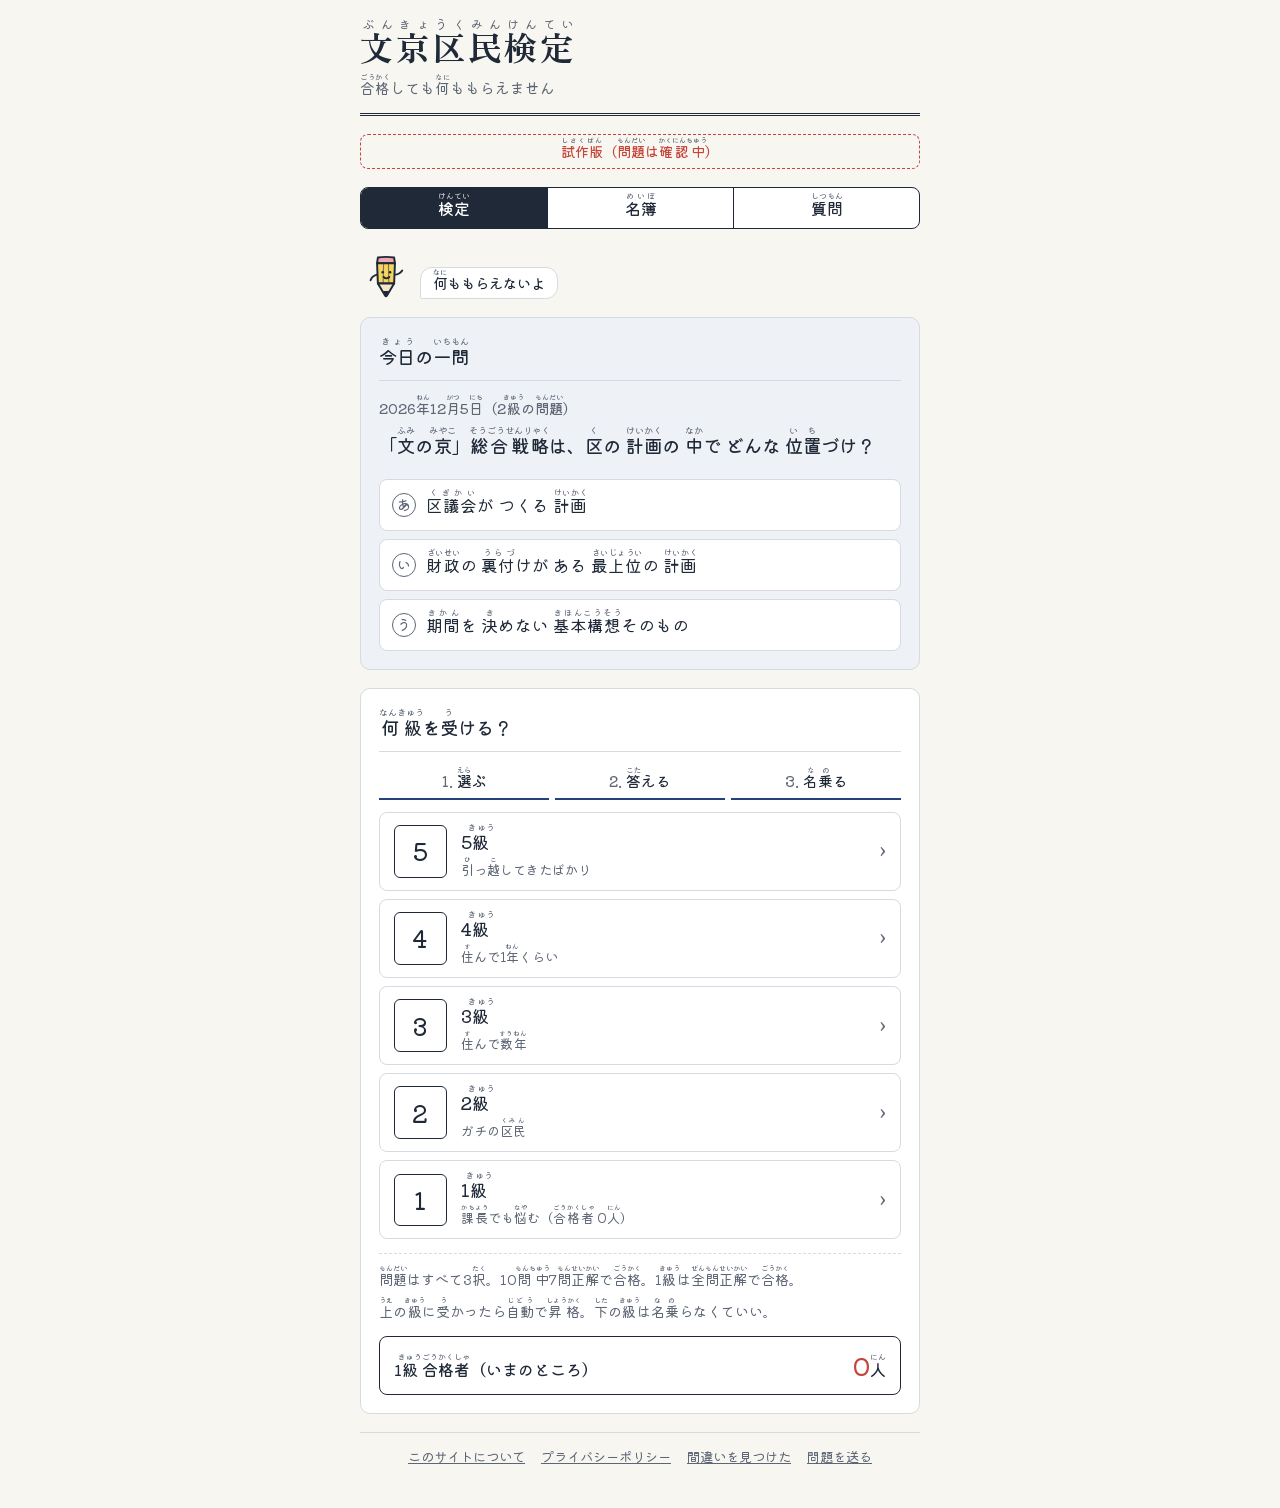
<file: index.html>
<!doctype html>
<html lang="ja">
<head>
<meta charset="utf-8">
<meta name="viewport" content="width=device-width,initial-scale=1,viewport-fit=cover">
<title>文京区民検定｜ぶんきょうくみんけんてい</title>
<meta name="robots" content="noindex,nofollow">
<meta name="description" content="合格しても何ももらえない検定。1級はまだ誰も受かっていない。">
<meta property="og:type" content="website">
<meta property="og:title" content="文京区民検定（ぶんきょうくみんけんてい）">
<meta property="og:description" content="合格しても何ももらえない検定。1級はまだ誰も受かっていない。">
<meta property="og:url" content="https://bunkyo-kentei.jp/">
<meta property="og:image" content="https://bunkyo-kentei.jp/assets/ogp.png">
<meta name="twitter:card" content="summary_large_image">
<link rel="icon" href="assets/favicon.svg" type="image/svg+xml">
<link rel="preconnect" href="https://fonts.googleapis.com">
<link rel="preconnect" href="https://fonts.gstatic.com" crossorigin>
<link rel="stylesheet" href="https://fonts.googleapis.com/css2?family=Kiwi+Maru:wght@400;500&family=Zen+Old+Mincho:wght@700&display=swap">
<link rel="stylesheet" href="assets/style.css?v=5">
</head>
<body>
<div class="wrap">
  <header class="top">
    <h1><a href="./"><ruby>文京区民検定<rt>ぶんきょうくみんけんてい</rt></ruby></a></h1>
    <p class="tagline"><ruby>合格<rt>ごうかく</rt></ruby>しても<ruby>何<rt>なに</rt></ruby>ももらえません</p>
  </header>

  <div id="devbanner" class="devbanner" hidden><ruby>試作版<rt>しさくばん</rt></ruby>（<ruby>問題<rt>もんだい</rt></ruby>は<ruby>確認中<rt>かくにんちゅう</rt></ruby>）</div>

  <nav class="tabs" role="tablist" aria-label="ページの切りかえ">
    <button role="tab" id="tab-kentei" aria-controls="p-kentei" aria-selected="true"><ruby>検定<rt>けんてい</rt></ruby></button>
    <button role="tab" id="tab-meibo" aria-controls="p-meibo" aria-selected="false"><ruby>名簿<rt>めいぼ</rt></ruby></button>
    <button role="tab" id="tab-faq" aria-controls="p-faq" aria-selected="false"><ruby>質問<rt>しつもん</rt></ruby></button>
  </nav>

  <!-- 検定 タブ -->
  <div id="p-kentei" role="tabpanel" aria-labelledby="tab-kentei" class="wrap">

    <div class="chara" id="chara-home"></div>

    <section id="home" class="wrap">
      <section class="box soft ichimon" id="ichimon" hidden>
        <h2><ruby>今日<rt>きょう</rt></ruby>の<ruby>一問<rt>いちもん</rt></ruby></h2>
        <p class="when" id="im-when"></p>
        <p class="q" id="im-q"></p>
        <div class="choices" id="im-choices"></div>
        <div id="im-judge"></div>
      </section>

      <section class="box">
        <h2><ruby>何級<rt>なんきゅう</rt></ruby>を<ruby>受<rt>う</rt></ruby>ける？</h2>
        <div class="steps" aria-label="受け方"><span><ruby>選<rt>えら</rt></ruby>ぶ</span><span><ruby>答<rt>こた</rt></ruby>える</span><span><ruby>名乗<rt>なの</rt></ruby>る</span></div>
        <div class="levels" id="levels"></div>
        <div class="rules">
          <p><ruby>問題<rt>もんだい</rt></ruby>はすべて3<ruby>択<rt>たく</rt></ruby>。10<ruby>問中<rt>もんちゅう</rt></ruby>7<ruby>問<rt>もん</rt></ruby><ruby>正解<rt>せいかい</rt></ruby>で<ruby>合格<rt>ごうかく</rt></ruby>。1<ruby>級<rt>きゅう</rt></ruby>は<ruby>全問<rt>ぜんもん</rt></ruby><ruby>正解<rt>せいかい</rt></ruby>で<ruby>合格<rt>ごうかく</rt></ruby>。</p>
          <p><ruby>上<rt>うえ</rt></ruby>の<ruby>級<rt>きゅう</rt></ruby>に<ruby>受<rt>う</rt></ruby>かったら<ruby>自動<rt>じどう</rt></ruby>で<ruby>昇格<rt>しょうかく</rt></ruby>。<ruby>下<rt>した</rt></ruby>の<ruby>級<rt>きゅう</rt></ruby>は<ruby>名乗<rt>なの</rt></ruby>らなくていい。</p>
        </div>
        <p class="zero"><span>1<ruby>級<rt>きゅう</rt></ruby> <ruby>合格者<rt>ごうかくしゃ</rt></ruby>（いまのところ）</span><span><b id="zero-count">0</b><ruby>人<rt>にん</rt></ruby></span></p>
        <p class="note" id="mybest" hidden></p>
      </section>
    </section>

    <section id="quiz" class="box" hidden>
      <div class="bar" id="bar"></div>
      <p class="qnum" id="qnum"></p>
      <p class="q" id="qtext"></p>
      <div class="choices" id="choices"></div>
      <div id="judge" aria-live="polite"></div>
      <div class="row end" style="margin-top:16px">
        <button class="btn ghost" id="quit" type="button">やめる</button>
        <button class="btn" id="next" type="button" hidden></button>
      </div>
    </section>

    <section id="result" class="box result" hidden>
      <p class="lvl" id="rlevel"></p>
      <p class="big" id="rbig"></p>
      <p class="score" id="rscore"></p>
      <p class="msg" id="rmsg"></p>

      <form class="namebox" id="nameform" autocomplete="off">
        <label for="name" id="namelabel"></label>
        <div class="row">
          <input type="text" id="name" maxlength="12" placeholder="12文字まで" aria-describedby="namehint">
          <button class="btn" id="nanoru" type="submit"></button>
        </div>
        <span class="note" id="namehint"></span>
        <div class="hp" aria-hidden="true"><label>空のままにしてください<input type="text" id="hp" tabindex="-1" autocomplete="off"></label></div>
      </form>
      <p class="reg" id="regmsg" aria-live="polite" hidden></p>

      <div class="certwrap" id="certwrap" hidden>
        <img id="certimg" alt="">
        <div class="row center" style="margin-top:10px">
          <a class="btn ghost" id="certdl" download="bunkyo-kentei.png"><ruby>画像<rt>がぞう</rt></ruby>で<ruby>保存<rt>ほぞん</rt></ruby></a>
        </div>
        <p class="note"><ruby>保存<rt>ほぞん</rt></ruby>できないときは、<ruby>画像<rt>がぞう</rt></ruby>を<ruby>長押<rt>ながお</rt></ruby>しするかスクリーンショットで。</p>
      </div>

      <div class="row center" style="margin-top:14px">
        <button class="btn ghost" id="copy" type="button"></button>
        <a class="btn ghost" id="xpost" target="_blank" rel="noopener">Xに<ruby>投稿<rt>とうこう</rt></ruby></a>
      </div>
      <div class="row center" style="margin-top:14px">
        <button class="btn ghost" id="retry" type="button">もう<ruby>一度<rt>いちど</rt></ruby></button>
        <button class="btn" id="back" type="button"><ruby>級<rt>きゅう</rt></ruby>を<ruby>選<rt>えら</rt></ruby>ぶ</button>
      </div>
    </section>
  </div>

  <!-- 名簿 タブ -->
  <section id="p-meibo" role="tabpanel" aria-labelledby="tab-meibo" class="box meibo" hidden>
    <div class="chara" id="chara-meibo"></div>
    <h2><ruby>区民<rt>くみん</rt></ruby><ruby>名簿<rt>めいぼ</rt></ruby></h2>
    <p class="note"><ruby>級<rt>きゅう</rt></ruby>ごとに<ruby>新<rt>あたら</rt></ruby>しい<ruby>順<rt>じゅん</rt></ruby>。50<ruby>人<rt>にん</rt></ruby>まで<ruby>載<rt>の</rt></ruby>せています。</p>
    <div id="meibo-body"><p class="note"><ruby>読<rt>よ</rt></ruby>み<ruby>込<rt>こ</rt></ruby>み<ruby>中<rt>ちゅう</rt></ruby>…</p></div>
  </section>

  <!-- 質問 タブ -->
  <section id="p-faq" role="tabpanel" aria-labelledby="tab-faq" class="box faq" hidden>
    <div class="chara" id="chara-faq"></div>
    <h2>よくある<ruby>質問<rt>しつもん</rt></ruby></h2>
    <dl>
      <dt><span><ruby>区民<rt>くみん</rt></ruby>じゃなくても<ruby>受<rt>う</rt></ruby>けていい？</span></dt>
      <dd><span>はい。<ruby>文京区<rt>ぶんきょうく</rt></ruby>に<ruby>住<rt>す</rt></ruby>んでいなくても<ruby>受<rt>う</rt></ruby>けられます。<ruby>区民<rt>くみん</rt></ruby>は<ruby>気持<rt>きも</rt></ruby>ちの<ruby>問題<rt>もんだい</rt></ruby>です。</span></dd>
      <dt><span><ruby>何<rt>なに</rt></ruby>かもらえる？</span></dt>
      <dd><span><ruby>何<rt>なに</rt></ruby>ももらえません。</span></dd>
      <dt><span>1<ruby>級<rt>きゅう</rt></ruby>は<ruby>誰<rt>だれ</rt></ruby>か<ruby>受<rt>う</rt></ruby>かった？</span></dt>
      <dd><span id="faq-one">いまのところ<ruby>誰<rt>だれ</rt></ruby>も<ruby>受<rt>う</rt></ruby>かっていません。10<ruby>問<rt>もん</rt></ruby>すべて<ruby>正解<rt>せいかい</rt></ruby>で<ruby>合格<rt>ごうかく</rt></ruby>です。</span></dd>
      <dt><span><ruby>何回<rt>なんかい</rt></ruby>でも<ruby>受<rt>う</rt></ruby>けていい？</span></dt>
      <dd><span>はい。<ruby>問題<rt>もんだい</rt></ruby>は<ruby>毎回<rt>まいかい</rt></ruby><ruby>入<rt>い</rt></ruby>れかわります。</span></dd>
      <dt><span><ruby>問題<rt>もんだい</rt></ruby>はどこから？</span></dt>
      <dd><span>すべて<ruby>区<rt>く</rt></ruby>や<ruby>東京都<rt>とうきょうと</rt></ruby>などの<ruby>公開資料<rt>こうかいしりょう</rt></ruby>に<ruby>出典<rt>しゅってん</rt></ruby>があります。<ruby>答<rt>こた</rt></ruby>えると<ruby>出典<rt>しゅってん</rt></ruby>へのリンクが<ruby>出<rt>で</rt></ruby>ます。</span></dd>
      <dt><span><ruby>間違<rt>まちが</rt></ruby>いを<ruby>見<rt>み</rt></ruby>つけた</span></dt>
      <dd><span><a class="formlink-report" href="#"><ruby>間違<rt>まちが</rt></ruby>いを<ruby>見<rt>み</rt></ruby>つけた</a>から<ruby>教<rt>おし</rt></ruby>えてください。</span></dd>
      <dt><span><ruby>問題<rt>もんだい</rt></ruby>を<ruby>送<rt>おく</rt></ruby>りたい</span></dt>
      <dd><span><a class="formlink-submit" href="#"><ruby>問題<rt>もんだい</rt></ruby>を<ruby>送<rt>おく</rt></ruby>る</a>からどうぞ。<ruby>出典<rt>しゅってん</rt></ruby>のURLが<ruby>必要<rt>ひつよう</rt></ruby>です。</span></dd>
      <dt><span><ruby>名前<rt>なまえ</rt></ruby>を<ruby>消<rt>け</rt></ruby>してほしい</span></dt>
      <dd><span><a class="formlink-report" href="#"><ruby>間違<rt>まちが</rt></ruby>いを<ruby>見<rt>み</rt></ruby>つけた</a>から「<ruby>名前<rt>なまえ</rt></ruby>を<ruby>消<rt>け</rt></ruby>してほしい」と<ruby>送<rt>おく</rt></ruby>ってください。<ruby>確認<rt>かくにん</rt></ruby>して<ruby>表示<rt>ひょうじ</rt></ruby>を<ruby>消<rt>け</rt></ruby>します。</span></dd>
    </dl>
  </section>

  <footer>
    <nav>
      <a href="about.html">このサイトについて</a>
      <a href="privacy.html">プライバシーポリシー</a>
      <a class="formlink-report" href="#">間違いを見つけた</a>
      <a class="formlink-submit" href="#">問題を送る</a>
    </nav>
    <span class="patrol" id="patrol" hidden>見回りお休み中</span>
  </footer>
</div>
<script src="assets/config.js?v=5"></script>
<script src="assets/chara.js?v=5"></script>
<script src="assets/app.js?v=5"></script>
</body>
</html>
</file>
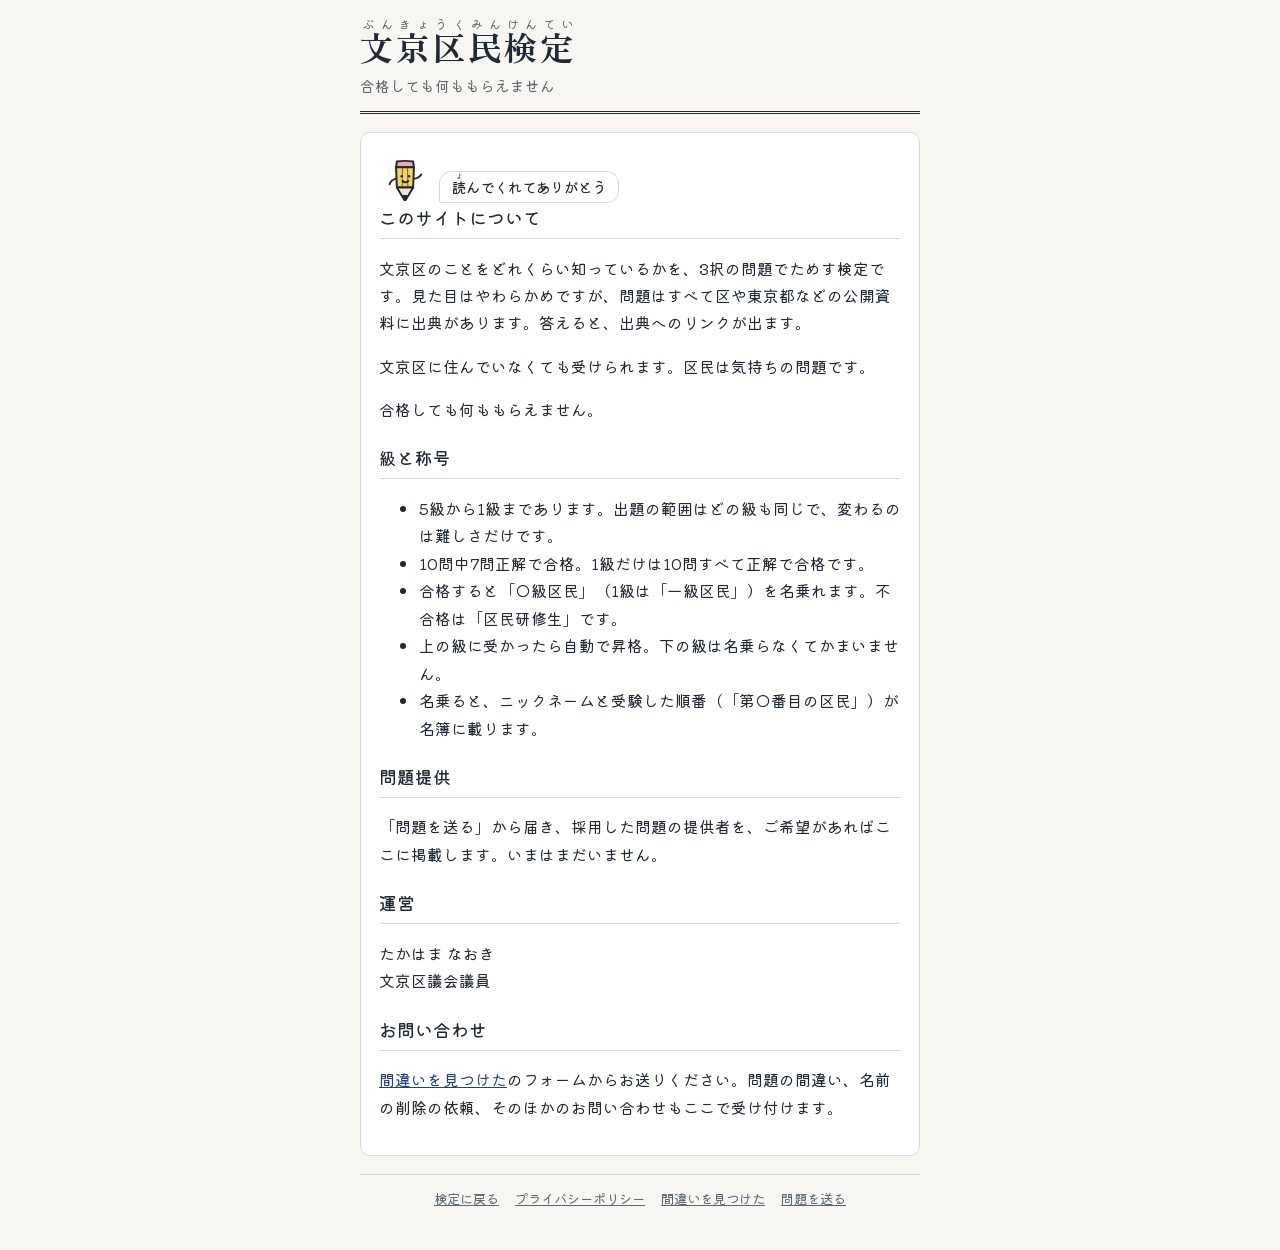
<file: about.html>
<!doctype html>
<html lang="ja">
<head>
<meta charset="utf-8">
<meta name="viewport" content="width=device-width,initial-scale=1,viewport-fit=cover">
<title>このサイトについて｜文京区民検定</title>
<meta name="robots" content="noindex,nofollow">
<meta name="description" content="文京区民検定（ぶんきょうくみんけんてい）について。">
<link rel="icon" href="assets/favicon.svg" type="image/svg+xml">
<link rel="stylesheet" href="https://fonts.googleapis.com/css2?family=Kiwi+Maru:wght@400;500&family=Zen+Old+Mincho:wght@700&display=swap">
<link rel="stylesheet" href="assets/style.css?v=5">
</head>
<body>
<div class="wrap">
  <header class="top">
    <h1><a href="./"><ruby>文京区民検定<rt>ぶんきょうくみんけんてい</rt></ruby></a></h1>
    <p class="tagline">合格しても何ももらえません</p>
  </header>

  <main class="box doc">
    <div class="chara" id="chara"></div>
    <h2>このサイトについて</h2>
    <p>文京区のことをどれくらい知っているかを、3択の問題でためす検定です。見た目はやわらかめですが、問題はすべて区や東京都などの公開資料に出典があります。答えると、出典へのリンクが出ます。</p>
    <p>文京区に住んでいなくても受けられます。区民は気持ちの問題です。</p>
    <p>合格しても何ももらえません。</p>

    <h2>級と称号</h2>
    <ul>
      <li>5級から1級まであります。出題の範囲はどの級も同じで、変わるのは難しさだけです。</li>
      <li>10問中7問正解で合格。1級だけは10問すべて正解で合格です。</li>
      <li>合格すると「◯級区民」（1級は「一級区民」）を名乗れます。不合格は「区民研修生」です。</li>
      <li>上の級に受かったら自動で昇格。下の級は名乗らなくてかまいません。</li>
      <li>名乗ると、ニックネームと受験した順番（「第◯番目の区民」）が名簿に載ります。</li>
    </ul>

    <h2>問題提供</h2>
    <p id="teikyo">「問題を送る」から届き、採用した問題の提供者を、ご希望があればここに掲載します。いまはまだいません。</p>

    <h2>運営</h2>
    <p>たかはま なおき<br>文京区議会議員</p>

    <h2>お問い合わせ</h2>
    <p><a class="formlink-report" href="#">間違いを見つけた</a>のフォームからお送りください。問題の間違い、名前の削除の依頼、そのほかのお問い合わせもここで受け付けます。</p>
  </main>

  <footer>
    <nav>
      <a href="./">検定に戻る</a>
      <a href="privacy.html">プライバシーポリシー</a>
      <a class="formlink-report" href="#">間違いを見つけた</a>
      <a class="formlink-submit" href="#">問題を送る</a>
    </nav>
  </footer>
</div>
<script src="assets/config.js?v=5"></script>
<script src="assets/chara.js?v=5"></script>
<script>
(() => { const C = window.KENTEI_CONFIG || {};
  const ch = (window.KENTEI_CHARAS || {})[C.CHARA]; const el = document.getElementById("chara");
  if (ch) { el.innerHTML = ch.svg + '<span class="bubble"><ruby>読<rt>よ</rt></ruby>んでくれてありがとう</span>'; el.setAttribute("aria-hidden", "true"); } else el.hidden = true;
  document.querySelectorAll(".formlink-report").forEach(a => { if (C.FORM_REPORT) { a.href = C.FORM_REPORT; a.target = "_blank"; a.rel = "noopener"; } });
  document.querySelectorAll(".formlink-submit").forEach(a => { if (C.FORM_SUBMIT) { a.href = C.FORM_SUBMIT; a.target = "_blank"; a.rel = "noopener"; } });
})();
</script>
</body>
</html>
</file>
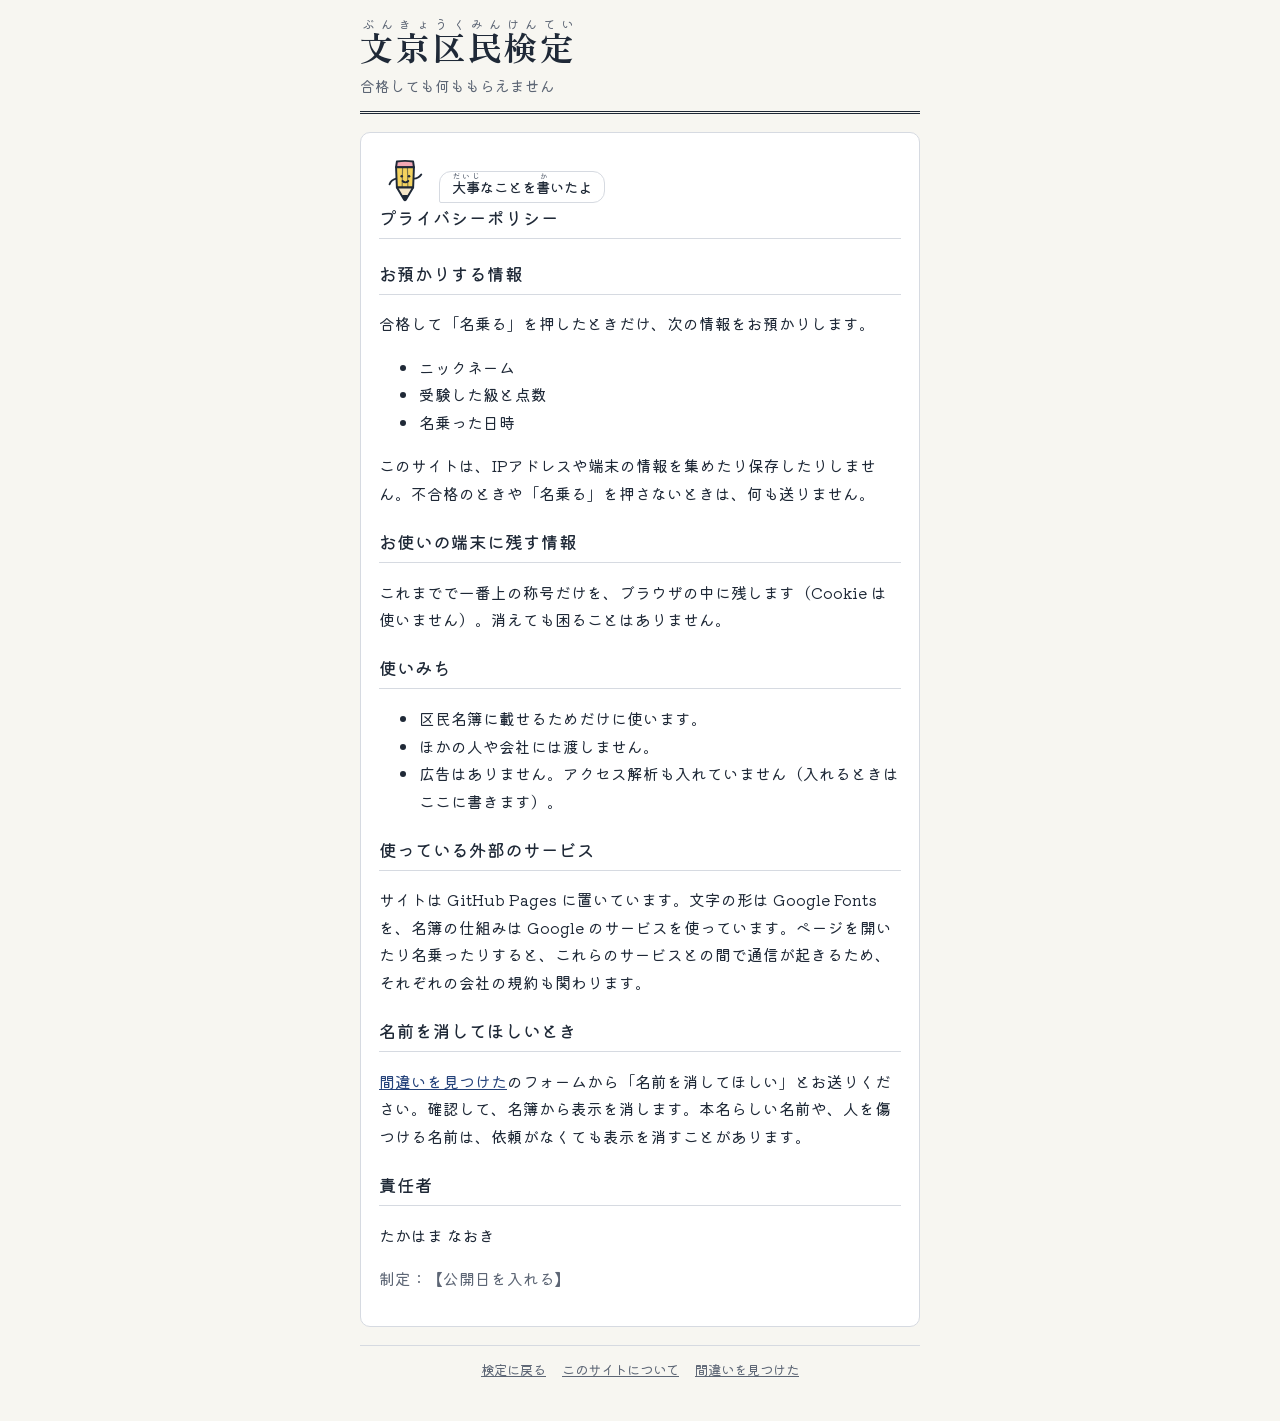
<file: privacy.html>
<!doctype html>
<html lang="ja">
<head>
<meta charset="utf-8">
<meta name="viewport" content="width=device-width,initial-scale=1,viewport-fit=cover">
<title>プライバシーポリシー｜文京区民検定</title>
<meta name="robots" content="noindex,nofollow">
<meta name="description" content="文京区民検定のプライバシーポリシー。">
<link rel="icon" href="assets/favicon.svg" type="image/svg+xml">
<link rel="stylesheet" href="https://fonts.googleapis.com/css2?family=Kiwi+Maru:wght@400;500&family=Zen+Old+Mincho:wght@700&display=swap">
<link rel="stylesheet" href="assets/style.css?v=5">
</head>
<body>
<div class="wrap">
  <header class="top">
    <h1><a href="./"><ruby>文京区民検定<rt>ぶんきょうくみんけんてい</rt></ruby></a></h1>
    <p class="tagline">合格しても何ももらえません</p>
  </header>

  <main class="box doc">
    <div class="chara" id="chara"></div>
    <h2>プライバシーポリシー</h2>

    <h2>お預かりする情報</h2>
    <p>合格して「名乗る」を押したときだけ、次の情報をお預かりします。</p>
    <ul>
      <li>ニックネーム</li>
      <li>受験した級と点数</li>
      <li>名乗った日時</li>
    </ul>
    <p>このサイトは、IPアドレスや端末の情報を集めたり保存したりしません。不合格のときや「名乗る」を押さないときは、何も送りません。</p>

    <h2>お使いの端末に残す情報</h2>
    <p>これまでで一番上の称号だけを、ブラウザの中に残します（Cookie は使いません）。消えても困ることはありません。</p>

    <h2>使いみち</h2>
    <ul>
      <li>区民名簿に載せるためだけに使います。</li>
      <li>ほかの人や会社には渡しません。</li>
      <li>広告はありません。アクセス解析も入れていません（入れるときはここに書きます）。</li>
    </ul>

    <h2>使っている外部のサービス</h2>
    <p>サイトは GitHub Pages に置いています。文字の形は Google Fonts を、名簿の仕組みは Google のサービスを使っています。ページを開いたり名乗ったりすると、これらのサービスとの間で通信が起きるため、それぞれの会社の規約も関わります。</p>

    <h2>名前を消してほしいとき</h2>
    <p><a class="formlink-report" href="#">間違いを見つけた</a>のフォームから「名前を消してほしい」とお送りください。確認して、名簿から表示を消します。本名らしい名前や、人を傷つける名前は、依頼がなくても表示を消すことがあります。</p>

    <h2>責任者</h2>
    <p>たかはま なおき</p>

    <p class="note">制定：【公開日を入れる】</p>
  </main>

  <footer>
    <nav>
      <a href="./">検定に戻る</a>
      <a href="about.html">このサイトについて</a>
      <a class="formlink-report" href="#">間違いを見つけた</a>
    </nav>
  </footer>
</div>
<script src="assets/config.js?v=5"></script>
<script src="assets/chara.js?v=5"></script>
<script>
(() => { const C = window.KENTEI_CONFIG || {};
  const ch = (window.KENTEI_CHARAS || {})[C.CHARA]; const el = document.getElementById("chara");
  if (ch) { el.innerHTML = ch.svg + '<span class="bubble"><ruby>大事<rt>だいじ</rt></ruby>なことを<ruby>書<rt>か</rt></ruby>いたよ</span>'; el.setAttribute("aria-hidden", "true"); } else el.hidden = true;
  document.querySelectorAll(".formlink-report").forEach(a => { if (C.FORM_REPORT) { a.href = C.FORM_REPORT; a.target = "_blank"; a.rel = "noopener"; } });
})();
</script>
</body>
</html>
</file>
<file: assets/style.css>
/* 文京区民検定 共通スタイル v2（2026-10-26 先生の指示で「カチッと」一段階引き締め）
   レイアウト：1本の縦の列。検定の答案用紙のように、まっすぐな罫と枠で区切る。楽しさは結果画面とキャラクターだけ */
:root{
  --paper:#f7f6f1;   /* 紙 */
  --card:#ffffff;    /* 答案の枠の中 */
  --ink:#1f2937;     /* 墨 */
  --sub:#5d6675;     /* 補足の文字 */
  --line:#d6dae1;    /* 罫線 */
  --ai:#24427a;      /* 藍：選択・強調 */
  --soft:#eef1f6;    /* うすい藍 */
  --green:#2f8a55; --red:#c4453a; --gold:#a8821f; --yellow:#f2cd4f;
  /* フォントは Kiwi Maru 1種類に統一（先生の選択 2026-10-26）。明朝は題字と合格証だけ。Kiwi Maru に太字はないので、強調は 500 */
  --title:'Zen Old Mincho','Hiragino Mincho ProN','Yu Mincho',serif;
  --font:'Kiwi Maru','Hiragino Maru Gothic ProN','BIZ UDPGothic','Yu Gothic',sans-serif;
  --head:var(--font);
  --bd:var(--font);
  --dp:var(--head);
  color-scheme:light;
}
@media (prefers-color-scheme: dark){ :root:not([data-theme="light"]){
  --paper:#171b22; --card:#20252e; --ink:#eef0f3; --sub:#a9b1bd; --line:#3a414d;
  --ai:#8fb0ec; --soft:#29313d; --green:#6cc993; --red:#ef8a7f; --gold:#e0b85a; --yellow:#f2d777; color-scheme:dark } }
:root[data-theme="dark"]{
  --paper:#171b22; --card:#20252e; --ink:#eef0f3; --sub:#a9b1bd; --line:#3a414d;
  --ai:#8fb0ec; --soft:#29313d; --green:#6cc993; --red:#ef8a7f; --gold:#e0b85a; --yellow:#f2d777; color-scheme:dark }

*{box-sizing:border-box}
[hidden]{display:none!important}
html{-webkit-text-size-adjust:100%}
body{margin:0;background:var(--paper);color:var(--ink);font-family:var(--bd);font-weight:400;font-size:16px;line-height:1.75;
  padding-left:max(16px,env(safe-area-inset-left,0px));padding-right:max(16px,env(safe-area-inset-right,0px));
  padding-block:18px 40px;min-height:100vh;overflow-x:hidden}
/* わくの はばは いつも おなじ */
.wrap{width:100%;max-width:560px;margin:0 auto;display:grid;gap:18px;min-width:0}
h1,h2,h3{font-family:var(--head);font-weight:500;text-wrap:balance;margin:0}
a{color:var(--ai)}
b,strong,dt,th{font-weight:500}
ruby rt{font-size:.5em;color:var(--sub);font-weight:400;letter-spacing:0}

/* 見出し（検定の表紙） */
header.top{display:grid;gap:4px;padding-bottom:12px;border-bottom:3px double var(--ink)}
header.top .kicker{font-family:var(--head);font-size:.8rem;color:var(--sub);letter-spacing:.12em}
h1{font-family:var(--title);font-weight:700;font-size:2.1rem;line-height:1.35;letter-spacing:.06em}
h1 a{color:inherit;text-decoration:none}
h1 rt{font-family:var(--head);font-size:.36em;letter-spacing:.08em}
header.top .tagline{font-size:.92rem;color:var(--sub);margin:0}

/* 枠（答案用紙のブロック） */
.box{background:var(--card);border:1.5px solid var(--line);border-radius:10px;padding:18px;position:relative;min-width:0}
.box.soft{background:var(--soft)}
.box > h2{font-size:1.15rem;padding-bottom:8px;margin-bottom:12px;border-bottom:1px solid var(--line)}
.box > h2 .tag{font-size:.72rem;font-weight:500;color:var(--sub);letter-spacing:.08em}
.tape{display:none}

/* タブ（ひとつの枠の中の切りかえ） */
nav.tabs{display:grid;grid-template-columns:repeat(3,1fr);border:1.5px solid var(--ink);border-radius:8px;overflow:hidden;background:var(--card)}
nav.tabs button{font-family:var(--head);font-weight:500;font-size:1rem;padding:8px 4px;border:0;background:transparent;color:var(--ink);cursor:pointer;line-height:1.5}
nav.tabs button + button{border-left:1.5px solid var(--ink)}
nav.tabs button[aria-selected="true"]{background:var(--ink);color:var(--card)}
nav.tabs button[aria-selected="true"] rt{color:var(--card);opacity:.8}
nav.tabs button:focus-visible{outline:3px solid var(--ai);outline-offset:-3px}

/* 級えらび */
.levels{display:grid;gap:8px}
.lv{display:grid;grid-template-columns:auto 1fr auto;align-items:center;gap:14px;width:100%;text-align:left;cursor:pointer;
  border:1.5px solid var(--line);background:var(--card);color:var(--ink);border-radius:8px;padding:10px 14px;font-family:var(--bd);transition:border-color .12s,background .12s}
.lv:hover,.lv:focus-visible{border-color:var(--ai);background:var(--soft);outline:none}
.lv .num{font-family:var(--font);font-weight:500;font-size:1.5rem;width:2.2em;height:2.2em;display:grid;place-items:center;border:1.5px solid var(--ink);border-radius:6px;line-height:1}
.lv .name{font-family:var(--head);font-weight:500;font-size:1.1rem;line-height:1.6}
.lv .sub{display:block;font-size:.82rem;color:var(--sub);font-weight:400;line-height:1.6}
.lv .go{color:var(--sub);font-size:1.2rem}
.lv[disabled]{opacity:.45;cursor:not-allowed}
.steps{display:grid;grid-template-columns:repeat(3,1fr);gap:6px;margin:0 0 12px;counter-reset:st}
.steps span{font-family:var(--head);font-weight:500;font-size:.92rem;text-align:center;padding:4px 2px;border-bottom:2px solid var(--ai);counter-increment:st}
.steps span::before{content:counter(st) ". ";color:var(--sub);font-weight:500}
.rules{font-size:.88rem;margin:14px 0 0;padding-top:10px;border-top:1px dashed var(--line);display:grid;gap:4px;color:var(--sub)}
.rules p{margin:0}
.zero{font-family:var(--head);font-weight:500;font-size:1rem;margin:12px 0 0;display:flex;justify-content:space-between;align-items:baseline;border:1.5px solid var(--ink);border-radius:8px;padding:6px 14px}
.zero b{font-family:var(--font);font-size:1.6rem;color:var(--red)}
.note{font-size:.84rem;color:var(--sub)}

/* 問題 */
.q{font-size:1.15rem;line-height:2.15;margin:0 0 14px;overflow-wrap:anywhere;font-weight:500}
.qnum{font-family:var(--head);font-weight:500;color:var(--sub);font-size:.95rem;margin:0 0 4px;display:flex;justify-content:space-between}
.choices{display:grid;gap:8px}
.ch{border:1.5px solid var(--line);background:var(--card);color:var(--ink);font-family:var(--bd);font-size:1.05rem;
  padding:8px 12px;text-align:left;cursor:pointer;display:flex;gap:10px;align-items:center;width:100%;line-height:1.9;border-radius:8px}
.ch:hover,.ch:focus-visible{border-color:var(--ai);background:var(--soft);outline:none}
.ch .mk{font-family:var(--head);font-weight:500;flex:none;width:1.8em;height:1.8em;display:grid;place-items:center;border:1.5px solid var(--sub);border-radius:50%;color:var(--sub);font-size:.85rem;line-height:1}
.ch span:last-child{min-width:0}
.ch.ok{border-color:var(--green);background:color-mix(in srgb,var(--green) 12%,var(--card))}
.ch.ok .mk{border-color:var(--green);color:var(--green)}
.ch.ng{border-color:var(--red);background:color-mix(in srgb,var(--red) 12%,var(--card))}
.ch.ng .mk{border-color:var(--red);color:var(--red)}
.ch[disabled]{cursor:default}
.judge{display:flex;align-items:center;gap:14px;margin-top:14px;padding-top:12px;border-top:1px solid var(--line);font-family:var(--head);font-weight:500;font-size:1.2rem}
.judge svg{width:54px;height:54px;flex:none}
.judge .exp{font-family:var(--bd);font-weight:400;font-size:.92rem;color:var(--sub);line-height:1.65}
.judge .src{font-family:var(--bd);font-weight:400;font-size:.84rem}
.bar{display:grid;grid-template-columns:repeat(10,1fr);gap:3px;margin-bottom:12px}
.bar i{height:6px;border-radius:2px;background:var(--line)}
.bar i.on{background:var(--green)}.bar i.off{background:var(--red)}

/* ボタン */
.btn{border:1.5px solid var(--ink);background:var(--ink);color:var(--card);font-family:var(--head);font-weight:500;font-size:1rem;
  padding:9px 20px;cursor:pointer;border-radius:8px;text-decoration:none;display:inline-block;line-height:1.6}
.btn rt{color:inherit;opacity:.75}
.btn.ghost{background:var(--card);color:var(--ink)}
.btn:focus-visible{outline:3px solid var(--ai);outline-offset:2px}
.btn[disabled]{opacity:.5;cursor:default}
.row{display:flex;gap:10px;flex-wrap:wrap;align-items:center}
.row.center{justify-content:center}
.row.end{justify-content:flex-end}

/* 結果（ここだけ はなやかに） */
.result{text-align:center}
.result .lvl{color:var(--sub);margin:0;font-family:var(--head);font-weight:500}
.result .big{font-family:var(--font);font-weight:500;font-size:2.6rem;line-height:1.4;margin:4px 0}
.result .score{font-size:1rem;color:var(--sub);margin:0}
.result .msg{margin:6px 0 0}
.namebox{margin-top:16px;padding-top:14px;border-top:1px solid var(--line);text-align:left;display:grid;gap:6px}
.namebox label{font-family:var(--head);font-weight:500;font-size:1rem}
input[type=text]{font-family:var(--bd);font-size:1.05rem;padding:8px 10px;border:1.5px solid var(--ink);background:var(--card);color:var(--ink);border-radius:8px;min-width:0;flex:1;width:100%}
input[type=text]:focus-visible{outline:3px solid var(--ai);outline-offset:1px}
.hp{position:absolute;left:-9999px;width:1px;height:1px;overflow:hidden}
.reg{font-family:var(--head);font-weight:500;font-size:1rem;margin:10px 0 0}
.reg.err{color:var(--red)}
.certwrap{margin-top:16px}
.certwrap img{width:100%;max-width:420px;height:auto;display:block;margin:0 auto;border:1px solid var(--line);box-shadow:0 2px 8px rgb(0 0 0 / .08)}

/* 名簿 */
.meibo h3{margin:16px 0 6px;font-size:1.05rem;padding-bottom:4px;border-bottom:1px solid var(--line)}
.meibo ol{margin:0;padding:0;list-style:none;display:flex;flex-wrap:wrap;gap:4px 16px}
.meibo li{font-size:.95rem}
.meibo li small{color:var(--sub);font-variant-numeric:tabular-nums}
.meibo .one{text-align:center;font-family:var(--head);font-weight:500;font-size:1.1rem;padding:10px 0;border:1.5px solid var(--ink);border-radius:8px}
.meibo .one b{font-family:var(--font);font-size:2.6rem;color:var(--red);display:block;line-height:1.3}

/* よくある質問 */
.faq dl{margin:0}
/* 問・答の印は、ふりがなの下の本文の行にそろえる（baseline） */
.faq dt{font-family:var(--head);font-weight:500;font-size:1rem;margin-top:14px;display:flex;align-items:baseline;gap:8px}
.faq dt::before{content:"問";font-weight:500;color:var(--ai);flex:none}
.faq dd{margin:4px 0 0;display:flex;align-items:baseline;gap:8px;padding-bottom:10px;border-bottom:1px dashed var(--line)}
.faq dd::before{content:"答";font-weight:500;color:var(--red);flex:none}

/* 今日の一問 */
.ichimon .when{font-family:var(--head);font-weight:500;color:var(--sub);margin:0 0 4px;font-size:.88rem}

/* キャラクター */
.chara{display:flex;align-items:flex-end;gap:8px}
.chara svg{width:52px;height:52px;flex:none;color:var(--ink)}
.bubble{position:relative;border:1.5px solid var(--line);background:var(--card);font-family:var(--head);font-weight:500;font-size:.9rem;
  padding:4px 12px;border-radius:12px 12px 12px 2px;line-height:1.5;white-space:nowrap;flex:none}

/* 出題中は 問題だけ */
body.quizmode header.top, body.quizmode #devbanner, body.quizmode nav.tabs,
body.quizmode #chara-home, body.quizmode footer{display:none}

footer{font-size:.84rem;color:var(--sub);text-align:center;display:grid;gap:6px;padding-top:12px;border-top:1px solid var(--line)}
footer nav{display:flex;flex-wrap:wrap;gap:4px 16px;justify-content:center}
footer a{color:var(--sub)}
.patrol{color:var(--red)}
.devbanner{border:1.5px dashed var(--red);color:var(--red);text-align:center;font-family:var(--head);font-weight:500;font-size:.88rem;padding:4px;border-radius:8px}

/* 動き：結果だけ はなやかに */
.shake{animation:sh .35s}
@keyframes sh{0%,100%{transform:translateX(0)}25%{transform:translateX(-4px)}75%{transform:translateX(4px)}}
.pop{animation:pop .6s cubic-bezier(.2,1.6,.4,1) both}
@keyframes pop{0%{transform:scale(.3);opacity:0}100%{transform:scale(1);opacity:1}}
.rise{animation:rise .7s ease-out both}
@keyframes rise{0%{transform:translateY(24px);opacity:0}100%{transform:none;opacity:1}}
.hop svg{animation:hop .8s ease-in-out 2}
@keyframes hop{0%,100%{transform:translateY(0)}40%{transform:translateY(-10px)}}
@media (prefers-reduced-motion:reduce){
  .shake,.pop,.rise,.hop svg{animation:none}
  .lv,.btn{transition:none}
}

/* スマホでは すこし つめて、2行になりにくく */
@media (max-width:440px){
  h1{font-size:1.85rem}
  .box{padding:16px 13px}
  .q{font-size:1.08rem}
  .ch{font-size:1rem;padding:7px 10px;letter-spacing:-.02em}
}

/* このサイトについて／プライバシー */
.doc h2{font-size:1.1rem;margin:20px 0 6px;padding-bottom:4px;border-bottom:1px solid var(--line)}
.doc > h2:first-of-type{margin-top:0}
.doc p,.doc li{font-size:.98rem}
</file>
